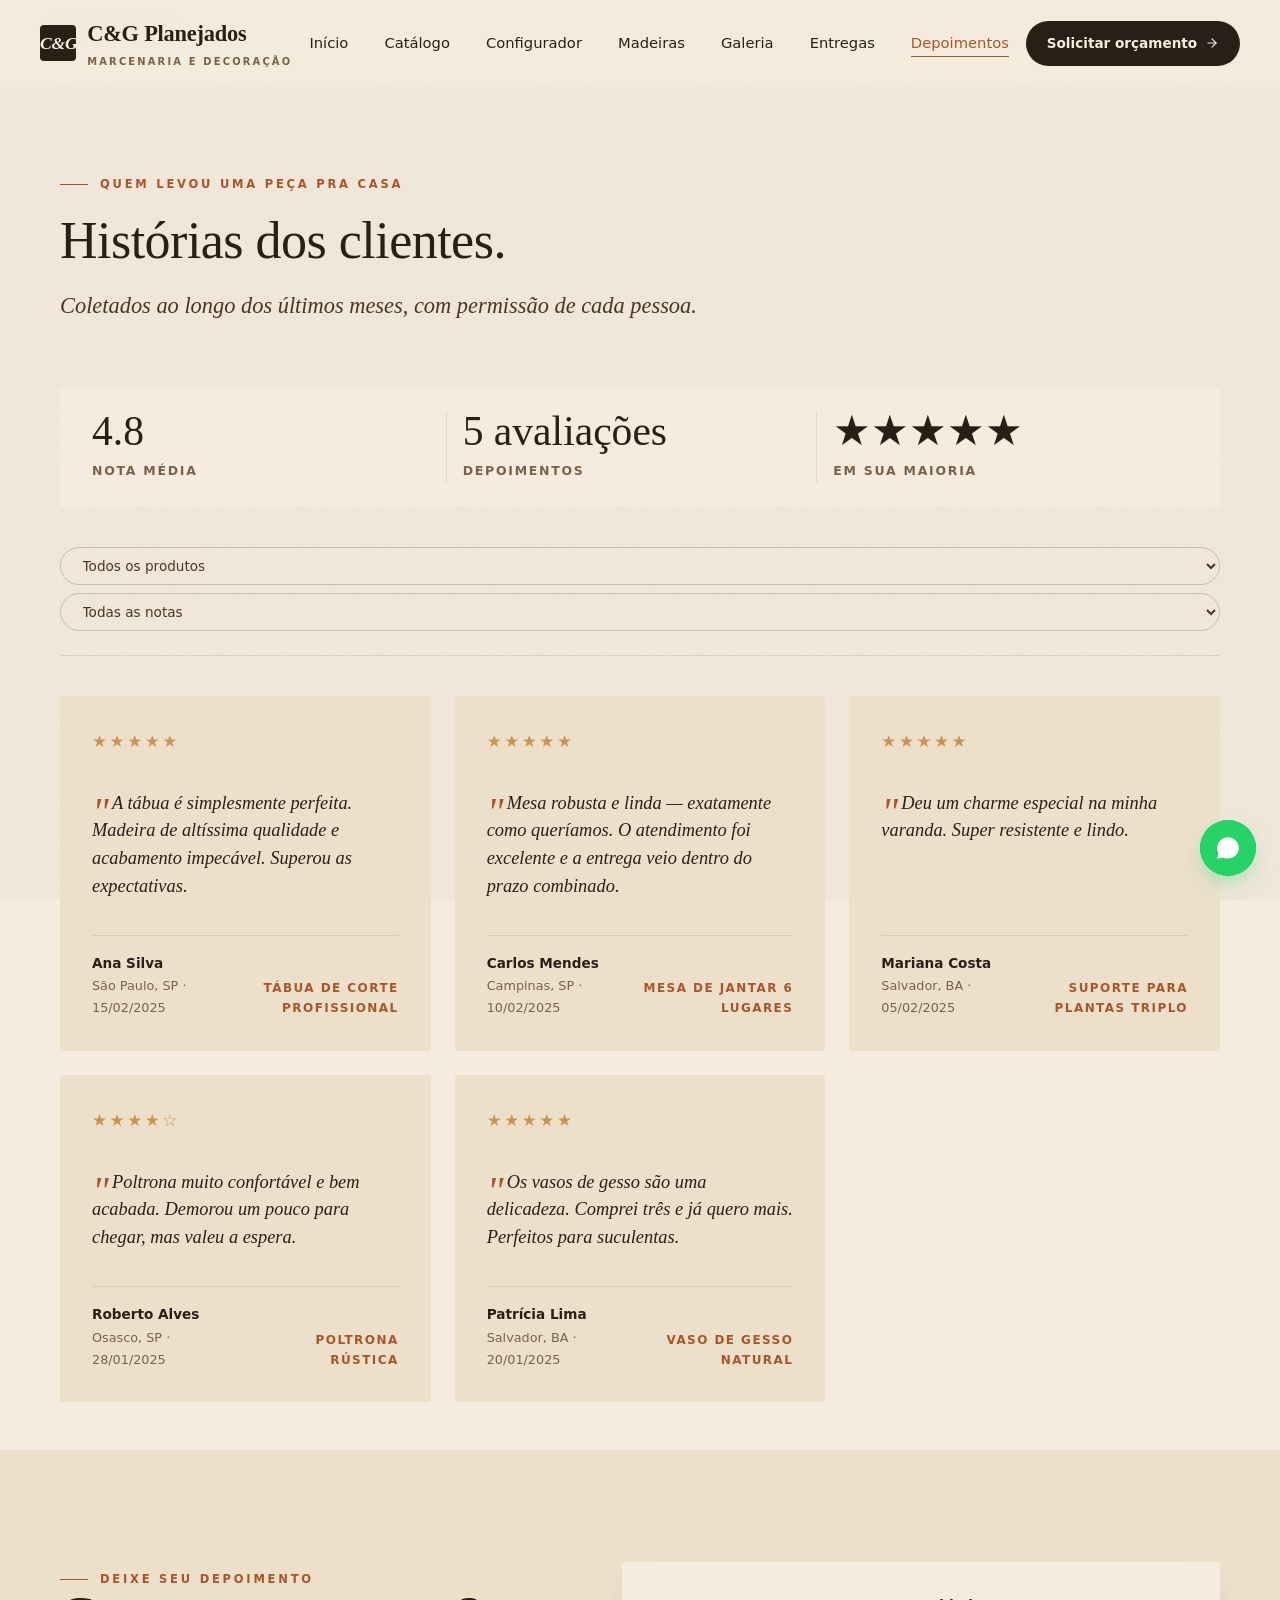
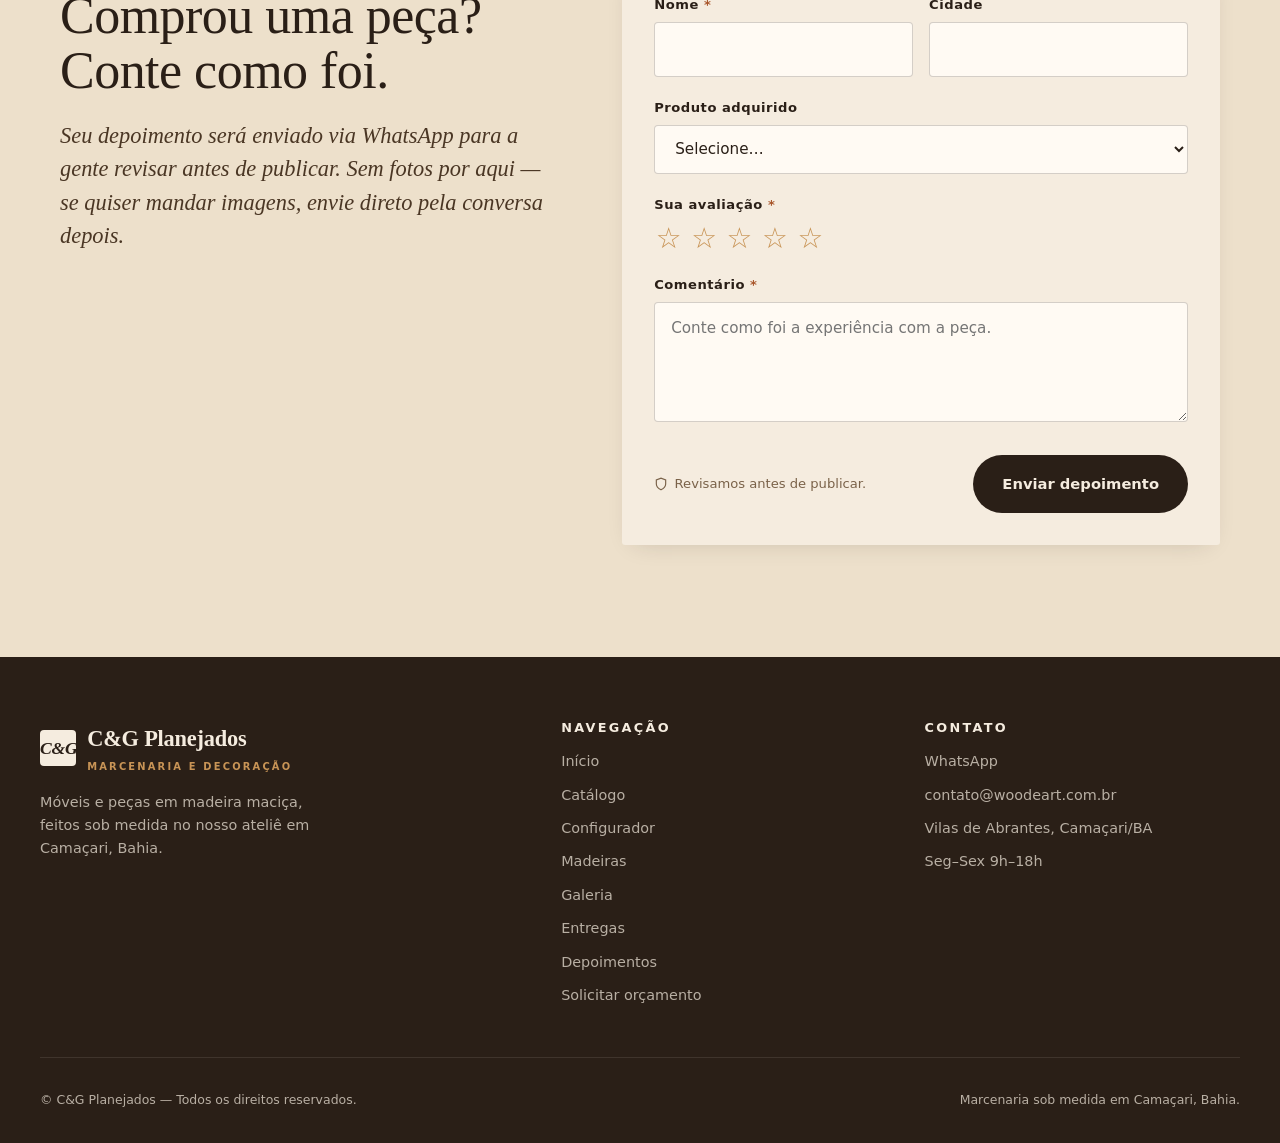
<file: depoimentos.html>
<!doctype html>
<html lang="pt-BR">
<head>
<meta charset="utf-8">
<meta name="viewport" content="width=device-width, initial-scale=1, viewport-fit=cover">
<meta name="theme-color" content="#2a1f17">
<meta name="description" content="Depoimentos de clientes Wood &amp; Art — histórias de quem levou uma peça pra casa.">
<meta name="referrer" content="strict-origin-when-cross-origin">
<title>Depoimentos — Wood &amp; Art</title>

<meta http-equiv="Content-Security-Policy"
      content="default-src 'self'; img-src 'self' data:; style-src 'self' 'unsafe-inline' https://fonts.googleapis.com; font-src https://fonts.gstatic.com; script-src 'self'; connect-src 'self'; base-uri 'self'; form-action 'self'">

<link rel="icon" href="data:image/svg+xml,%3Csvg xmlns='http://www.w3.org/2000/svg' viewBox='0 0 32 32'%3E%3Crect width='32' height='32' rx='6' fill='%232a1f17'/%3E%3Ctext x='16' y='23' font-family='Georgia,serif' font-size='20' font-weight='600' fill='%23f5ecdf' text-anchor='middle' font-style='italic'%3EW%3C/text%3E%3C/svg%3E">

<link rel="preconnect" href="https://fonts.googleapis.com">
<link rel="preconnect" href="https://fonts.gstatic.com" crossorigin>
<link rel="stylesheet" href="https://fonts.googleapis.com/css2?family=Cormorant+Garamond:ital,wght@0,400;0,500;0,600;1,400;1,500&family=Manrope:wght@400;500;600;700&display=swap">
<link rel="stylesheet" href="assets/css/style.css">
<style>
  /* Stats simples */
  .stats {
    display: grid;
    grid-template-columns: repeat(auto-fit, minmax(180px, 1fr));
    gap: 1rem;
    background: var(--paper);
    padding: 1.5rem 2rem;
    border-radius: 3px;
    margin-bottom: 2.5rem;
    align-items: center;
  }
  .stats .stat {
    text-align: left;
    border-right: 1px solid rgba(42, 31, 23, 0.1);
    padding-right: 1rem;
  }
  .stats .stat:last-child { border-right: 0; }
  .stats strong {
    display: block;
    font-family: var(--serif);
    font-size: 2.6rem;
    font-weight: 500;
    line-height: 1;
    color: var(--ink);
    margin-bottom: 0.3rem;
  }
  .stats span {
    font-size: 0.78rem;
    letter-spacing: 0.14em;
    text-transform: uppercase;
    color: var(--ink-3);
    font-weight: 600;
  }
  /* Rating buttons no formulário */
  .rating {
    display: flex;
    gap: 0.4rem;
    font-size: 1.8rem;
    color: var(--amber);
  }
  .rating-btn {
    background: none;
    border: 0;
    cursor: pointer;
    line-height: 1;
    padding: 0.1rem;
    color: inherit;
    transition: transform var(--t-fast);
  }
  .rating-btn:hover { transform: scale(1.15); }
</style>
</head>
<body>
<a href="#main" class="skip-link">Pular para o conteúdo</a>

<div id="nav-slot" data-active="depoimentos"></div>

<nav class="crumb" aria-label="Breadcrumb">
  <div class="container">
    <a href="index.html">Início</a> &rsaquo; <span>Depoimentos</span>
  </div>
</nav>

<main id="main">
  <section class="section" style="padding-top:3rem;padding-bottom:3rem;">
    <div class="container">
      <div class="section-head">
        <div class="eyebrow">Quem levou uma peça pra casa</div>
        <h2>Histórias dos clientes.</h2>
        <p class="lede">Coletados ao longo dos últimos meses, com permissão de cada pessoa.</p>
      </div>

      <div class="stats">
        <div class="stat">
          <strong id="avg-rating">—</strong>
          <span>Nota média</span>
        </div>
        <div class="stat">
          <strong id="total-reviews">0</strong>
          <span>Depoimentos</span>
        </div>
        <div class="stat" style="border-right:0;">
          <strong>★★★★★</strong>
          <span>Em sua maioria</span>
        </div>
      </div>

      <div class="filters">
        <select id="filter-produto" class="filter" aria-label="Filtrar por produto"></select>
        <select id="filter-rating" class="filter" aria-label="Filtrar por nota">
          <option value="0">Todas as notas</option>
          <option value="5">Só 5 estrelas</option>
          <option value="4">4 estrelas ou mais</option>
          <option value="3">3 estrelas ou mais</option>
        </select>
      </div>

      <div class="testi-grid" id="testimonials-grid"></div>
    </div>
  </section>

  <section class="section section-alt">
    <div class="container">
      <div class="form-wrap">
        <div class="form-side">
          <div class="eyebrow">Deixe seu depoimento</div>
          <h2>Comprou uma peça?<br>Conte como foi.</h2>
          <p class="lede" style="margin-top:1.25rem;">Seu depoimento será enviado via WhatsApp para a gente revisar antes de publicar. Sem fotos por aqui — se quiser mandar imagens, envie direto pela conversa depois.</p>
        </div>

        <form id="testimonial-form" novalidate aria-label="Enviar depoimento">
          <div class="field-row">
            <div class="field">
              <label for="nome">Nome <span class="req" aria-hidden="true">*</span></label>
              <input type="text" id="nome" name="nome" required minlength="3" maxlength="80" autocomplete="name">
              <div class="field-error">Informe seu nome.</div>
            </div>
            <div class="field">
              <label for="cidade">Cidade</label>
              <input type="text" id="cidade" name="cidade" maxlength="80" autocomplete="address-level2">
              <div class="field-error"></div>
            </div>
          </div>

          <div class="field">
            <label for="produto">Produto adquirido</label>
            <select id="produto" name="produto">
              <option value="">Selecione…</option>
              <option>Tábua de Corte Profissional</option>
              <option>Tábua de Servir com Alça</option>
              <option>Poltrona Rústica</option>
              <option>Banco Orgânico</option>
              <option>Mesa de Jantar 6 lugares</option>
              <option>Cadeira Retrô</option>
              <option>Prateleira Flutuante</option>
              <option>Móvel Multiuso</option>
              <option>Nicho Decorativo</option>
              <option>Suporte para Plantas Triplo</option>
              <option>Casa de Pássaro Decorativa</option>
              <option>Vaso de Gesso Natural</option>
              <option>Vaso de Argamassa</option>
              <option>Arranjo de Suculentas</option>
              <option>Mini Jardim Terrário</option>
              <option>Outra peça sob medida</option>
            </select>
          </div>

          <div class="field">
            <label>Sua avaliação <span class="req" aria-hidden="true">*</span></label>
            <div class="rating" role="group" aria-label="Avaliação por estrelas">
              <button type="button" class="rating-btn" aria-pressed="false">☆</button>
              <button type="button" class="rating-btn" aria-pressed="false">☆</button>
              <button type="button" class="rating-btn" aria-pressed="false">☆</button>
              <button type="button" class="rating-btn" aria-pressed="false">☆</button>
              <button type="button" class="rating-btn" aria-pressed="false">☆</button>
            </div>
            <input type="hidden" name="avaliacao" value="0">
          </div>

          <div class="field">
            <label for="comentario">Comentário <span class="req" aria-hidden="true">*</span></label>
            <textarea id="comentario" name="comentario" required minlength="10" maxlength="500" rows="4" placeholder="Conte como foi a experiência com a peça."></textarea>
            <div class="field-error">Conte um pouco mais (mínimo 10 caracteres).</div>
          </div>

          <div class="hp" aria-hidden="true">
            <label for="website-d">Não preencher</label>
            <input type="text" id="website-d" name="website" tabindex="-1" autocomplete="off">
          </div>

          <div class="form-foot">
            <span class="form-note">
              <svg viewBox="0 0 24 24" fill="none" stroke="currentColor" stroke-width="2"><path d="M12 22s8-4 8-10V5l-8-3-8 3v7c0 6 8 10 8 10z"/></svg>
              Revisamos antes de publicar.
            </span>
            <button type="submit" class="btn btn-primary">Enviar depoimento</button>
          </div>
        </form>
      </div>
    </div>
  </section>
</main>

<div id="footer-slot"></div>
<div id="fab-slot"></div>

<script src="assets/js/main.js"></script>
<script src="assets/js/products.js"></script>
<script src="assets/js/testimonials.js"></script>
<script src="assets/js/partials.js"></script>
</body>
</html>
</file>
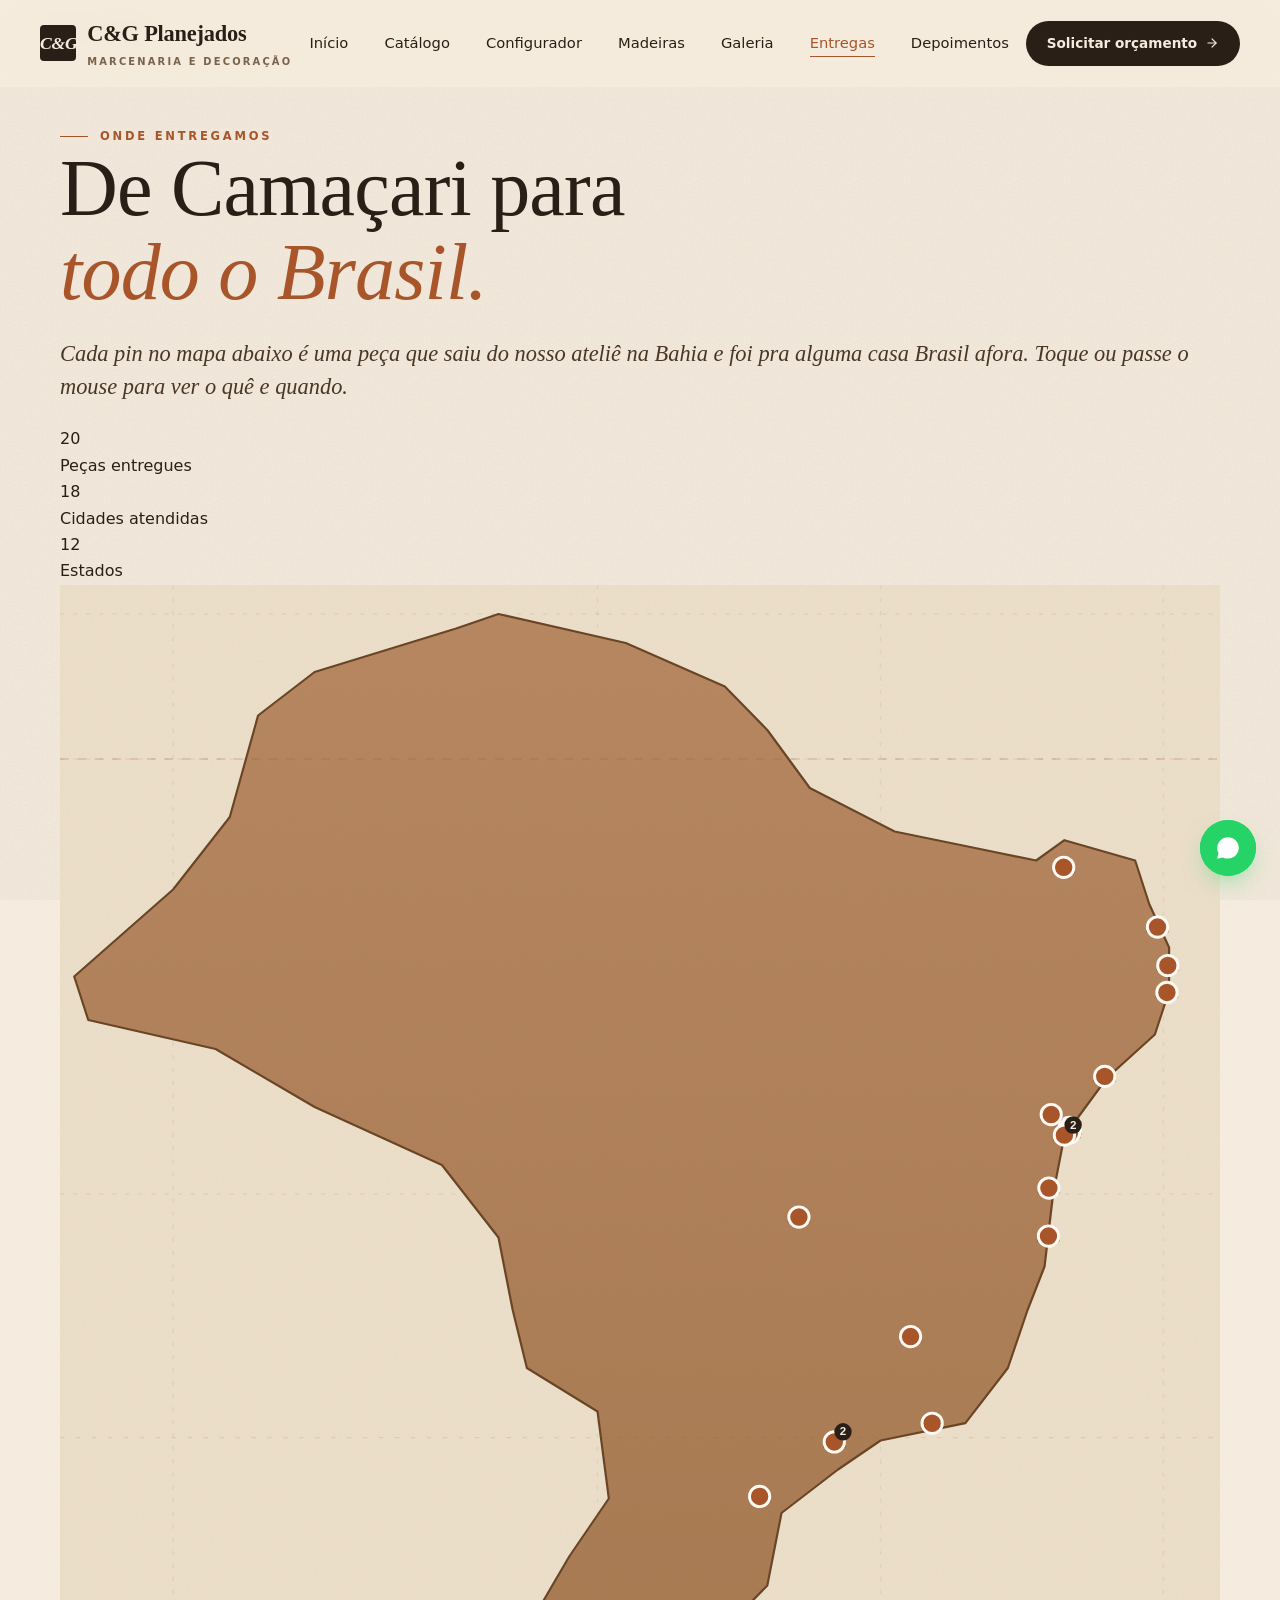
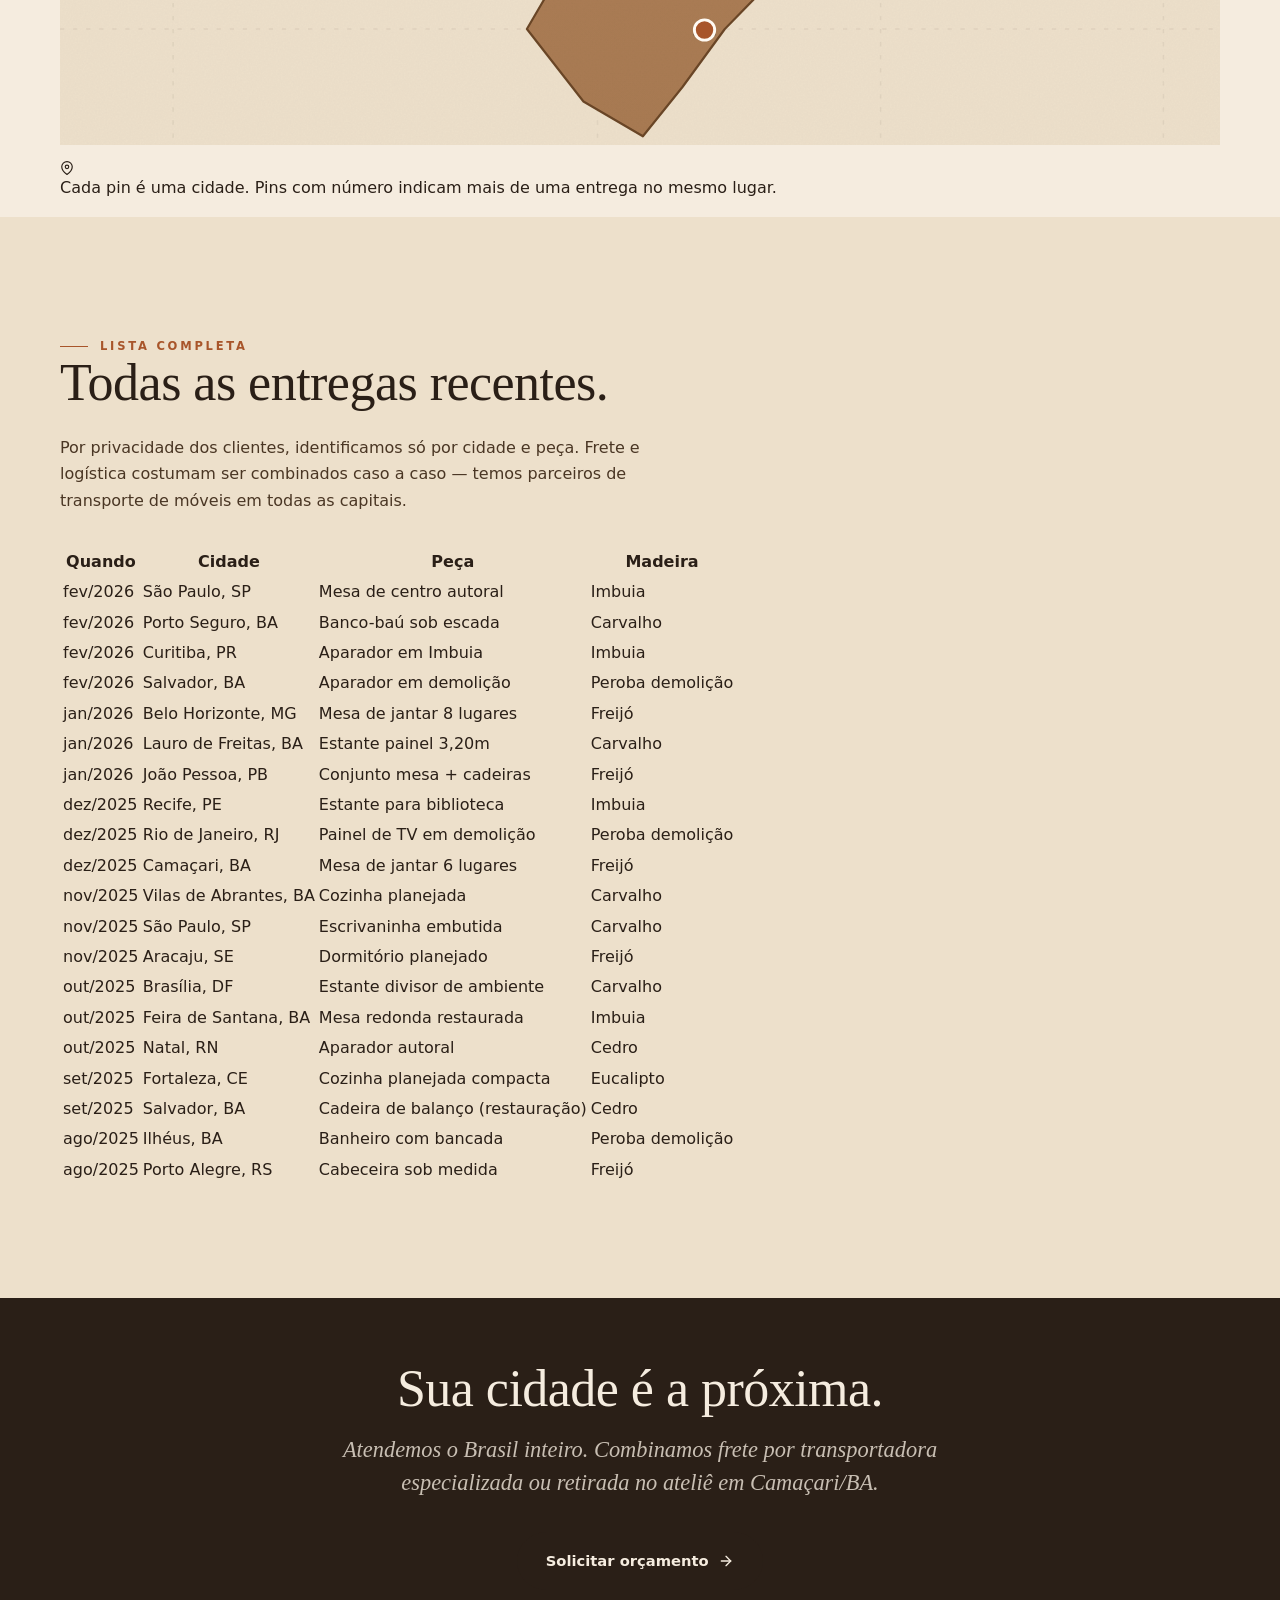
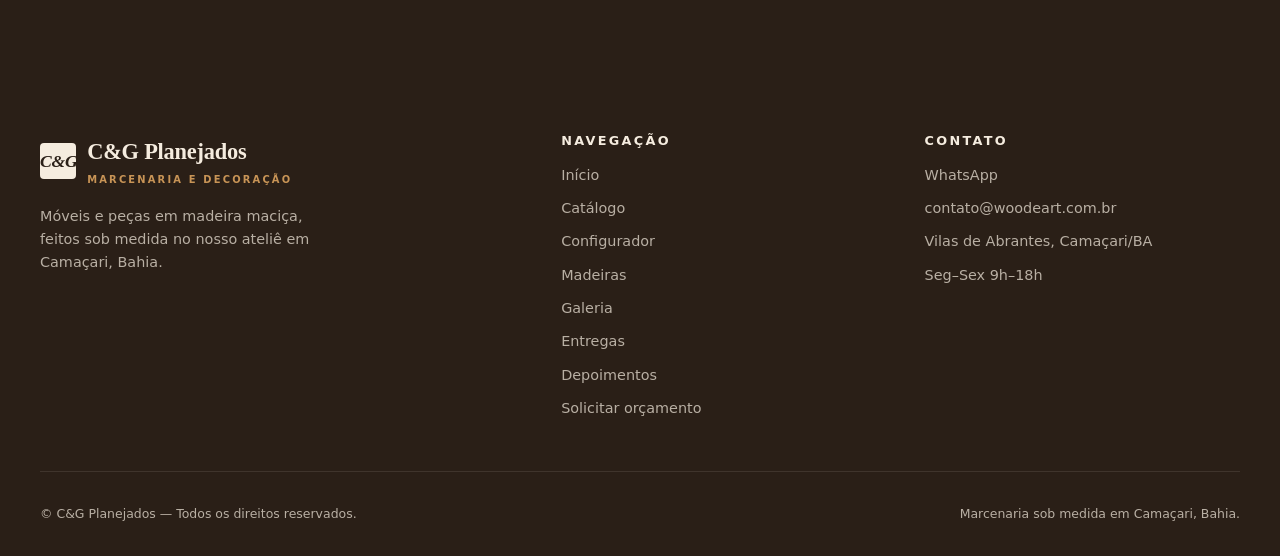
<file: entregas.html>
<!doctype html>
<html lang="pt-BR">
<head>
<meta charset="utf-8">
<meta name="viewport" content="width=device-width, initial-scale=1, viewport-fit=cover">
<meta name="theme-color" content="#2a1f17">
<meta name="referrer" content="strict-origin-when-cross-origin">
<meta name="robots" content="index,follow,max-image-preview:large">

<title>Onde entregamos: mapa de peças pelo Brasil — C&amp;G Planejados</title>
<meta name="description" content="De Camaçari/BA para todo o Brasil: veja onde as peças da C&amp;G Planejados já foram entregues. Mapa interativo com cidades, peças, madeiras e datas.">
<link rel="canonical" href="https://cgplanejados.com.br/entregas.html">
<link rel="alternate" hreflang="pt-BR" href="https://cgplanejados.com.br/entregas.html">

<meta property="og:type" content="website">
<meta property="og:site_name" content="C&amp;G Planejados">
<meta property="og:title" content="Onde entregamos — Mapa de peças pelo Brasil">
<meta property="og:description" content="De Camaçari/BA para todo o Brasil. Veja o mapa interativo de entregas.">
<meta property="og:url" content="https://cgplanejados.com.br/entregas.html">
<meta property="og:image" content="https://cgplanejados.com.br/assets/images/og-image.jpg">
<meta property="og:image:width" content="1200">
<meta property="og:image:height" content="630">
<meta property="og:locale" content="pt_BR">

<meta name="twitter:card" content="summary_large_image">
<meta name="twitter:title" content="Onde entregamos — C&amp;G Planejados">
<meta name="twitter:description" content="Mapa interativo de peças entregues pelo Brasil.">
<meta name="twitter:image" content="https://cgplanejados.com.br/assets/images/og-image.jpg">

<meta http-equiv="Content-Security-Policy"
      content="default-src 'self'; img-src 'self' data:; style-src 'self' 'unsafe-inline' https://fonts.googleapis.com; font-src https://fonts.gstatic.com; script-src 'self'; connect-src 'self'; base-uri 'self'; form-action 'self'">

<link rel="icon" href="data:image/svg+xml,%3Csvg xmlns='http://www.w3.org/2000/svg' viewBox='0 0 32 32'%3E%3Crect width='32' height='32' rx='6' fill='%232a1f17'/%3E%3Ctext x='16' y='23' font-family='Georgia,serif' font-size='21' font-weight='600' fill='%23f5ecdf' text-anchor='middle' font-style='italic'%3EC%3C/text%3E%3C/svg%3E">

<link rel="preconnect" href="https://fonts.googleapis.com">
<link rel="preconnect" href="https://fonts.gstatic.com" crossorigin>
<link rel="stylesheet" href="https://fonts.googleapis.com/css2?family=Cormorant+Garamond:ital,wght@0,400;0,500;0,600;1,400;1,500&family=Manrope:wght@400;500;600;700&display=swap">
<link rel="stylesheet" href="assets/css/style.css">

<!-- JSON-LD -->
<script type="application/ld+json">
{
  "@context": "https://schema.org",
  "@type": "WebPage",
  "name": "Onde entregamos — Mapa de peças pelo Brasil",
  "url": "https://cgplanejados.com.br/entregas.html",
  "description": "Mapa interativo das cidades brasileiras onde as peças da C&G Planejados já foram entregues.",
  "isPartOf": { "@id": "https://cgplanejados.com.br/#website" },
  "about": { "@id": "https://cgplanejados.com.br/#business" }
}
</script>

<script type="application/ld+json">
{
  "@context": "https://schema.org",
  "@type": "BreadcrumbList",
  "itemListElement": [
    { "@type": "ListItem", "position": 1, "name": "Início",   "item": "https://cgplanejados.com.br/" },
    { "@type": "ListItem", "position": 2, "name": "Entregas", "item": "https://cgplanejados.com.br/entregas.html" }
  ]
}
</script>
</head>
<body>
<a href="#main" class="skip-link">Pular para o conteúdo</a>

<div id="nav-slot" data-active="entregas"></div>

<nav class="crumb" aria-label="Breadcrumb">
  <div class="container">
    <a href="index.html">Início</a> &rsaquo; <span>Entregas</span>
  </div>
</nav>

<main id="main">

<section class="ent-hero">
  <div class="container">
    <div class="eyebrow">Onde entregamos</div>
    <h1>De Camaçari para<br><em>todo o Brasil.</em></h1>
    <p class="lede">Cada pin no mapa abaixo é uma peça que saiu do nosso ateliê na Bahia e foi pra alguma casa Brasil afora. Toque ou passe o mouse para ver o quê e quando.</p>
  </div>
</section>

<section class="ent-counters">
  <div class="container">
    <div class="ent-counters-grid">
      <div class="ent-counter">
        <div class="ent-counter-num" id="count-pecas">—</div>
        <div class="ent-counter-label">Peças entregues</div>
      </div>
      <div class="ent-counter">
        <div class="ent-counter-num" id="count-cidades">—</div>
        <div class="ent-counter-label">Cidades atendidas</div>
      </div>
      <div class="ent-counter">
        <div class="ent-counter-num" id="count-estados">—</div>
        <div class="ent-counter-label">Estados</div>
      </div>
    </div>
  </div>
</section>

<section class="ent-map-section">
  <div class="container">
    <div id="br-map" class="br-map" aria-label="Mapa interativo do Brasil com pins das entregas">
      <div style="padding:3rem;text-align:center;color:var(--ink-3);">Carregando mapa…</div>
    </div>
    <p class="ent-map-hint" aria-hidden="true">
      <svg viewBox="0 0 24 24" width="14" height="14" fill="none" stroke="currentColor" stroke-width="2" stroke-linecap="round"><path d="M21 10c0 7-9 13-9 13s-9-6-9-13a9 9 0 0 1 18 0z"/><circle cx="12" cy="10" r="3"/></svg>
      Cada pin é uma cidade. Pins com número indicam mais de uma entrega no mesmo lugar.
    </p>
  </div>
</section>

<section class="section section-alt">
  <div class="container">
    <div class="eyebrow">Lista completa</div>
    <h2 style="margin-bottom:1.5rem;">Todas as entregas recentes.</h2>
    <p style="color:var(--ink-2);max-width:62ch;margin-bottom:2rem;">Por privacidade dos clientes, identificamos só por cidade e peça. Frete e logística costumam ser combinados caso a caso — temos parceiros de transporte de móveis em todas as capitais.</p>

    <div class="ent-table-wrap">
      <table class="ent-table">
        <thead>
          <tr>
            <th>Quando</th>
            <th>Cidade</th>
            <th>Peça</th>
            <th>Madeira</th>
          </tr>
        </thead>
        <tbody id="entregas-tbody"></tbody>
      </table>
    </div>
  </div>
</section>

<section class="section section-dark" style="padding-top:4rem;padding-bottom:5rem;">
  <div class="container" style="text-align:center;max-width:680px;">
    <h2 style="color:var(--paper);">Sua cidade é a próxima.</h2>
    <p class="lede" style="color:rgba(245,236,223,0.78);margin:1rem auto 2rem;">Atendemos o Brasil inteiro. Combinamos frete por transportadora especializada ou retirada no ateliê em Camaçari/BA.</p>
    <a href="configurador.html" class="btn btn-primary">Solicitar orçamento
      <svg viewBox="0 0 24 24" fill="none" stroke="currentColor" stroke-width="2" stroke-linecap="round"><line x1="5" y1="12" x2="19" y2="12"/><polyline points="12 5 19 12 12 19"/></svg>
    </a>
  </div>
</section>

</main>

<div id="footer-slot"></div>
<div id="fab-slot"></div>

<script src="assets/js/main.js"></script>
<script src="assets/js/products.js"></script>
<script src="assets/js/partials.js"></script>
<script src="assets/js/entregas.js"></script>
</body>
</html>
</file>
<file: assets/css/style.css>
/* =====================================================================
   WOOD & ART — Design System
   Paleta: madeira tostada + creme + âmbar | Tipo: Cormorant + Manrope
   ===================================================================== */

/* ============ TOKENS ============ */
:root {
  /* Cores */
  --ink: #2a1f17;         /* texto principal, contornos */
  --ink-2: #4a3624;       /* texto secundário */
  --ink-3: #7a6249;       /* metadados */
  --paper: #f5ecdf;       /* fundo principal */
  --paper-2: #ede0cb;     /* fundo de blocos */
  --paper-3: #e2d2b5;     /* fundos densos */
  --rust: #a8552a;        /* acento principal — madeira queimada */
  --amber: #c89456;       /* acento secundário — óleo de linhaça */
  --moss: #6a7548;        /* verde musgo (plantas) */
  --white: #fffaf3;

  /* Estados */
  --success: #4b6b3a;
  --error: #a13b2a;

  /* Tipografia */
  --serif: 'Cormorant Garamond', 'Times New Roman', Georgia, serif;
  --sans: 'Manrope', system-ui, -apple-system, 'Segoe UI', sans-serif;

  /* Escala */
  --max: 1240px;
  --gutter: clamp(1.25rem, 4vw, 2.5rem);
  --radius: 4px;
  --radius-lg: 12px;

  /* Sombras */
  --shadow-sm: 0 1px 2px rgba(42, 31, 23, 0.06);
  --shadow: 0 8px 24px -12px rgba(42, 31, 23, 0.2);
  --shadow-lg: 0 24px 48px -24px rgba(42, 31, 23, 0.35);

  /* Transições */
  --ease: cubic-bezier(0.2, 0.7, 0.2, 1);
  --t-fast: 0.18s var(--ease);
  --t: 0.3s var(--ease);
  --t-slow: 0.6s var(--ease);
}

/* ============ RESET ============ */
*, *::before, *::after { box-sizing: border-box; }
html { scroll-behavior: smooth; -webkit-text-size-adjust: 100%; scroll-padding-top: 80px; }
body {
  margin: 0;
  font-family: var(--sans);
  font-size: 16px;
  line-height: 1.65;
  color: var(--ink);
  background: var(--paper);
  -webkit-font-smoothing: antialiased;
  text-rendering: optimizeLegibility;
}
img, svg, video { display: block; max-width: 100%; height: auto; }
button { font: inherit; cursor: pointer; border: 0; background: none; color: inherit; }
a { color: inherit; text-decoration: none; }
input, textarea, select { font: inherit; color: inherit; }
:focus-visible { outline: 2px solid var(--rust); outline-offset: 3px; border-radius: 2px; }

/* Grão sutil de papel — atmosfera artesanal sem peso de imagem */
body::before {
  content: '';
  position: fixed;
  inset: 0;
  pointer-events: none;
  z-index: 1;
  opacity: 0.35;
  background-image: url("data:image/svg+xml;utf8,<svg xmlns='http://www.w3.org/2000/svg' width='160' height='160'><filter id='n'><feTurbulence type='fractalNoise' baseFrequency='.9' numOctaves='2' stitchTiles='stitch'/><feColorMatrix values='0 0 0 0 .16 0 0 0 0 .12 0 0 0 0 .08 0 0 0 .22 0'/></filter><rect width='100%25' height='100%25' filter='url(%23n)'/></svg>");
  mix-blend-mode: multiply;
}

/* ============ TIPOGRAFIA ============ */
h1, h2, h3, h4 {
  font-family: var(--serif);
  font-weight: 500;
  letter-spacing: -0.01em;
  line-height: 1.05;
  margin: 0;
  color: var(--ink);
}
h1 { font-size: clamp(2.5rem, 6.5vw, 5rem); font-weight: 400; }
h2 { font-size: clamp(2rem, 4.5vw, 3.25rem); }
h3 { font-size: clamp(1.25rem, 2vw, 1.5rem); }
h4 { font-size: 1.1rem; font-weight: 600; }

em { font-style: italic; color: var(--rust); }

/* Pequenos textos sobre-marcadores */
.eyebrow {
  font-family: var(--sans);
  font-size: 0.72rem;
  font-weight: 600;
  letter-spacing: 0.24em;
  text-transform: uppercase;
  color: var(--rust);
  display: inline-flex;
  align-items: center;
  gap: 0.75rem;
}
.eyebrow::before {
  content: '';
  width: 28px;
  height: 1px;
  background: currentColor;
}

.lede {
  font-family: var(--serif);
  font-weight: 400;
  font-size: clamp(1.15rem, 1.8vw, 1.4rem);
  line-height: 1.5;
  color: var(--ink-2);
  font-style: italic;
}

/* Acessibilidade */
.skip-link {
  position: absolute;
  top: -100px;
  left: 0;
  background: var(--ink);
  color: var(--paper);
  padding: 0.75rem 1.25rem;
  text-decoration: none;
  z-index: 100;
  font-weight: 600;
  border-radius: 0 0 var(--radius) 0;
}
.skip-link:focus { top: 0; }

.sr-only {
  position: absolute;
  width: 1px;
  height: 1px;
  padding: 0;
  margin: -1px;
  overflow: hidden;
  clip: rect(0, 0, 0, 0);
  white-space: nowrap;
  border: 0;
}

/* ============ NAV ============ */
.nav {
  position: fixed;
  top: 0; left: 0; right: 0;
  z-index: 50;
  padding: 1rem var(--gutter);
  display: flex;
  align-items: center;
  justify-content: space-between;
  background: rgba(245, 236, 223, 0.88);
  backdrop-filter: blur(14px) saturate(140%);
  -webkit-backdrop-filter: blur(14px) saturate(140%);
  border-bottom: 1px solid transparent;
  transition: border-color var(--t), padding var(--t);
}
.nav.scrolled {
  border-bottom-color: rgba(42, 31, 23, 0.1);
  padding-top: 0.7rem;
  padding-bottom: 0.7rem;
}

.brand {
  display: flex;
  align-items: center;
  gap: 0.7rem;
  font-family: var(--serif);
  font-size: 1.4rem;
  font-weight: 600;
  letter-spacing: -0.01em;
}
.brand-mark {
  width: 36px; height: 36px;
  display: grid; place-items: center;
  background: var(--ink);
  color: var(--paper);
  border-radius: var(--radius);
  font-family: var(--serif);
  font-style: italic;
  font-size: 1.1rem;
}
.brand-text small {
  display: block;
  font-family: var(--sans);
  font-size: 0.62rem;
  font-weight: 600;
  letter-spacing: 0.22em;
  text-transform: uppercase;
  color: var(--ink-3);
  margin-top: 1px;
}

.nav-links {
  display: flex;
  gap: 2.25rem;
  list-style: none;
  margin: 0;
  padding: 0;
  font-size: 0.92rem;
  font-weight: 500;
}
.nav-links a {
  position: relative;
  padding: 0.25rem 0;
  transition: color var(--t-fast);
}
.nav-links a::after {
  content: '';
  position: absolute;
  bottom: -2px; left: 0;
  width: 0; height: 1px;
  background: var(--rust);
  transition: width var(--t);
}
.nav-links a:hover, .nav-links a[aria-current="page"] { color: var(--rust); }
.nav-links a:hover::after, .nav-links a[aria-current="page"]::after { width: 100%; }

.nav-cta {
  padding: 0.7rem 1.3rem;
  background: var(--ink);
  color: var(--paper);
  border-radius: 100px;
  font-size: 0.85rem;
  font-weight: 600;
  display: inline-flex;
  align-items: center;
  gap: 0.5rem;
  transition: background var(--t-fast), transform var(--t-fast);
}
.nav-cta:hover { background: var(--rust); transform: translateY(-1px); }
.nav-cta svg { width: 14px; height: 14px; }

.nav-toggle {
  display: none;
  width: 44px; height: 44px;
  align-items: center; justify-content: center;
  gap: 5px;
  flex-direction: column;
}
.nav-toggle span {
  width: 22px; height: 1.5px;
  background: var(--ink);
  transition: transform var(--t), opacity var(--t-fast);
}
.nav.open .nav-toggle span:nth-child(1) { transform: translateY(6.5px) rotate(45deg); }
.nav.open .nav-toggle span:nth-child(2) { opacity: 0; }
.nav.open .nav-toggle span:nth-child(3) { transform: translateY(-6.5px) rotate(-45deg); }

@media (max-width: 880px) {
  .nav-links, .nav .nav-cta { display: none; }
  .nav-toggle { display: flex; }
}

.mobile-menu {
  position: fixed;
  top: 64px; left: 0; right: 0;
  background: var(--paper);
  border-bottom: 1px solid rgba(42, 31, 23, 0.1);
  padding: 1.5rem var(--gutter) 2rem;
  transform: translateY(-110%);
  transition: transform var(--t);
  z-index: 49;
  display: flex;
  flex-direction: column;
  gap: 0.75rem;
  max-height: calc(100vh - 64px);
  overflow-y: auto;
}
.mobile-menu.open { transform: translateY(0); }
.mobile-menu a {
  font-family: var(--serif);
  font-size: 1.6rem;
  padding: 0.6rem 0;
  border-bottom: 1px solid rgba(42, 31, 23, 0.08);
}
.mobile-menu .nav-cta {
  display: inline-flex;
  align-self: flex-start;
  margin-top: 0.75rem;
  font-family: var(--sans);
  font-size: 0.95rem;
}

/* ============ LAYOUT BASE ============ */
main { position: relative; z-index: 2; padding-top: 64px; }

.container {
  max-width: var(--max);
  margin: 0 auto;
  padding: 0 var(--gutter);
}

.section {
  padding: clamp(4rem, 9vw, 7rem) 0;
  position: relative;
  z-index: 2;
}
.section-head {
  max-width: 720px;
  margin-bottom: clamp(2.5rem, 5vw, 4rem);
}
.section-head .eyebrow { margin-bottom: 1.25rem; }
.section-head .lede { margin-top: 1.25rem; }

.section-alt { background: var(--paper-2); }
.section-dark { background: var(--ink); color: var(--paper); }
.section-dark h1, .section-dark h2, .section-dark h3, .section-dark h4 { color: var(--paper); }
.section-dark .eyebrow { color: var(--amber); }
.section-dark .lede { color: rgba(245, 236, 223, 0.78); }

/* ============ HERO ============ */
.hero {
  position: relative;
  min-height: calc(100vh - 64px);
  min-height: calc(100svh - 64px);
  display: grid;
  grid-template-columns: 1.05fr 1fr;
  align-items: center;
  gap: 4rem;
  padding: 5rem var(--gutter) 4rem;
  max-width: var(--max);
  margin: 0 auto;
}

.hero-art {
  position: relative;
  aspect-ratio: 4 / 5;
  background: var(--paper-2);
  border-radius: 2px;
  overflow: hidden;
  box-shadow: var(--shadow-lg);
}
.hero-art svg { width: 100%; height: 100%; }
.hero-art-tag {
  position: absolute;
  bottom: 1.25rem; left: 1.25rem;
  background: var(--paper);
  padding: 0.55rem 0.95rem;
  font-size: 0.68rem;
  letter-spacing: 0.2em;
  text-transform: uppercase;
  font-weight: 600;
  border: 1px solid rgba(42, 31, 23, 0.15);
}

.hero-title {
  font-size: clamp(2.75rem, 7vw, 5.5rem);
  font-weight: 400;
  line-height: 1.02;
}
.hero-title em { color: var(--rust); font-weight: 500; }
.hero-title .underline {
  position: relative;
  display: inline-block;
}
.hero-title .underline::after {
  content: '';
  position: absolute;
  left: -2%; right: -2%; bottom: 0.08em;
  height: 0.32em;
  background: var(--amber);
  opacity: 0.4;
  z-index: -1;
  transform: skewX(-6deg);
}

.hero-lede { margin: 1.75rem 0 2rem; max-width: 52ch; }

.hero-actions {
  display: flex;
  gap: 1rem;
  flex-wrap: wrap;
  align-items: center;
}

.hero-meta {
  margin-top: 3rem;
  display: grid;
  grid-template-columns: repeat(3, auto);
  gap: 2.5rem;
  padding-top: 2rem;
  border-top: 1px solid rgba(42, 31, 23, 0.18);
}
.hero-meta strong {
  display: block;
  font-family: var(--serif);
  font-size: 1.85rem;
  font-weight: 500;
  color: var(--ink);
  line-height: 1;
  margin-bottom: 0.4rem;
}
.hero-meta span { font-size: 0.82rem; color: var(--ink-3); }

@media (max-width: 880px) {
  .hero { grid-template-columns: 1fr; gap: 2.5rem; padding-top: 3rem; min-height: auto; }
  .hero-art { aspect-ratio: 5 / 4; }
  .hero-meta { gap: 1.5rem; }
}

/* ============ BOTÕES ============ */
.btn {
  display: inline-flex;
  align-items: center;
  gap: 0.6rem;
  padding: 1rem 1.75rem;
  font-weight: 600;
  font-size: 0.92rem;
  border-radius: 100px;
  transition: transform var(--t-fast), background var(--t-fast), color var(--t-fast), box-shadow var(--t-fast);
  white-space: nowrap;
  border: 1px solid transparent;
}
.btn-primary { background: var(--ink); color: var(--paper); }
.btn-primary:hover { background: var(--rust); transform: translateY(-2px); box-shadow: 0 12px 24px -10px rgba(168, 85, 42, 0.5); }
.btn-ghost { background: transparent; color: var(--ink); border-color: var(--ink); }
.btn-ghost:hover { background: var(--ink); color: var(--paper); }
.btn-wa { background: #25d366; color: white; }
.btn-wa:hover { background: #1eb558; transform: translateY(-2px); box-shadow: 0 12px 24px -10px rgba(37, 211, 102, 0.5); }
.btn svg { width: 16px; height: 16px; flex-shrink: 0; }

/* ============ SOBRE (about) ============ */
.about-grid {
  display: grid;
  grid-template-columns: 1fr 1.1fr;
  gap: 5rem;
  align-items: center;
}
@media (max-width: 880px) {
  .about-grid { grid-template-columns: 1fr; gap: 2.5rem; }
}
.about-text p { color: var(--ink-2); margin: 0 0 1rem; max-width: 56ch; }
.about-text p:first-of-type::first-letter {
  font-family: var(--serif);
  font-size: 3.8em;
  float: left;
  line-height: 0.85;
  padding-top: 0.08em;
  padding-right: 0.14em;
  color: var(--rust);
  font-weight: 500;
}
.signature {
  margin-top: 2rem;
  font-family: var(--serif);
  font-style: italic;
  font-size: 1.15rem;
  color: var(--ink);
}
.signature::before { content: '— '; }

.about-visual {
  position: relative;
  aspect-ratio: 1;
  background: var(--paper);
  border-radius: 2px;
  box-shadow: var(--shadow);
  overflow: hidden;
}

/* ============ CATEGORIAS ============ */
.cat-grid {
  display: grid;
  grid-template-columns: repeat(auto-fill, minmax(260px, 1fr));
  gap: 1.25rem;
}
.cat-card {
  position: relative;
  aspect-ratio: 4 / 5;
  background: var(--paper-2);
  overflow: hidden;
  display: flex;
  flex-direction: column;
  justify-content: flex-end;
  padding: 1.5rem;
  border-radius: 3px;
  transition: transform var(--t);
  text-decoration: none;
  color: var(--paper);
}
.cat-card::before {
  content: '';
  position: absolute;
  inset: 0;
  background: linear-gradient(180deg, transparent 35%, rgba(42, 31, 23, 0.85) 100%);
  z-index: 2;
  transition: opacity var(--t);
}
.cat-card-bg {
  position: absolute;
  inset: 0;
  z-index: 1;
  transition: transform var(--t-slow);
}
.cat-card-bg svg { width: 100%; height: 100%; }
.cat-card:hover { transform: translateY(-4px); }
.cat-card:hover .cat-card-bg { transform: scale(1.06); }
.cat-card-content {
  position: relative;
  z-index: 3;
}
.cat-card h3 { color: var(--paper); margin-bottom: 0.3rem; }
.cat-card p { color: rgba(245, 236, 223, 0.85); font-size: 0.92rem; margin: 0; }
.cat-card-arrow {
  margin-top: 1rem;
  display: inline-flex;
  align-items: center;
  gap: 0.4rem;
  font-size: 0.82rem;
  font-weight: 600;
  letter-spacing: 0.08em;
  text-transform: uppercase;
  color: var(--amber);
  transition: gap var(--t-fast);
}
.cat-card:hover .cat-card-arrow { gap: 0.8rem; }

.cat-badge {
  position: absolute;
  top: 1rem; left: 1rem;
  z-index: 4;
  background: rgba(245, 236, 223, 0.95);
  color: var(--ink);
  padding: 0.35rem 0.7rem;
  font-size: 0.65rem;
  font-weight: 600;
  letter-spacing: 0.14em;
  text-transform: uppercase;
  border-radius: 100px;
}

/* ============ CARDS DE PRODUTO ============ */
.filters {
  display: flex;
  gap: 0.5rem;
  flex-wrap: wrap;
  margin-bottom: 2.5rem;
  padding-bottom: 1.5rem;
  border-bottom: 1px solid rgba(42, 31, 23, 0.1);
  align-items: center;
}
.filter-search {
  flex: 1;
  min-width: 220px;
  display: flex;
  align-items: center;
  gap: 0.5rem;
  padding: 0.55rem 1rem;
  border: 1px solid rgba(42, 31, 23, 0.2);
  border-radius: 100px;
  background: var(--paper);
  transition: border-color var(--t-fast);
}
.filter-search:focus-within { border-color: var(--ink); }
.filter-search input {
  border: 0;
  background: transparent;
  outline: none;
  flex: 1;
  font-size: 0.9rem;
}
.filter-search svg { width: 16px; height: 16px; color: var(--ink-3); flex-shrink: 0; }

.filter {
  padding: 0.55rem 1.1rem;
  font-size: 0.85rem;
  font-weight: 500;
  border: 1px solid rgba(42, 31, 23, 0.2);
  border-radius: 100px;
  background: transparent;
  color: var(--ink-2);
  transition: all var(--t-fast);
}
.filter:hover { border-color: var(--ink); color: var(--ink); }
.filter.active {
  background: var(--ink);
  color: var(--paper);
  border-color: var(--ink);
}

.grid {
  display: grid;
  grid-template-columns: repeat(auto-fill, minmax(280px, 1fr));
  gap: 1.5rem;
}

.card {
  background: var(--paper-2);
  border-radius: 3px;
  overflow: hidden;
  display: flex;
  flex-direction: column;
  transition: transform var(--t), box-shadow var(--t);
  position: relative;
  text-decoration: none;
  color: inherit;
}
.card:hover { transform: translateY(-6px); box-shadow: var(--shadow-lg); }

.card-media {
  aspect-ratio: 4 / 3;
  background: var(--paper-3);
  position: relative;
  overflow: hidden;
}
.card-media img, .card-media svg {
  width: 100%; height: 100%;
  object-fit: cover;
  transition: transform var(--t-slow);
}
.card:hover .card-media img,
.card:hover .card-media svg { transform: scale(1.05); }

.card-tag {
  position: absolute;
  top: 0.9rem; left: 0.9rem;
  background: rgba(245, 236, 223, 0.95);
  backdrop-filter: blur(8px);
  -webkit-backdrop-filter: blur(8px);
  padding: 0.35rem 0.7rem;
  font-size: 0.65rem;
  font-weight: 600;
  letter-spacing: 0.14em;
  text-transform: uppercase;
  color: var(--ink);
  border-radius: 100px;
  z-index: 2;
}
.card-tag.tag-rust { background: var(--rust); color: var(--paper); }
.card-tag.tag-region { background: var(--moss); color: var(--paper); }

.card-body {
  padding: 1.25rem 1.25rem 1.5rem;
  flex: 1;
  display: flex;
  flex-direction: column;
}
.card-cat {
  font-size: 0.7rem;
  font-weight: 600;
  letter-spacing: 0.18em;
  text-transform: uppercase;
  color: var(--rust);
  margin-bottom: 0.5rem;
}
.card h3 { margin-bottom: 0.5rem; line-height: 1.2; }
.card-desc { font-size: 0.92rem; color: var(--ink-2); margin: 0 0 1.2rem; flex: 1; }

.card-foot {
  display: flex;
  justify-content: space-between;
  align-items: flex-end;
  gap: 1rem;
  padding-top: 1rem;
  border-top: 1px solid rgba(42, 31, 23, 0.08);
}
.card-price {
  font-family: var(--serif);
  font-size: 1.4rem;
  font-weight: 600;
  color: var(--ink);
  line-height: 1;
}
.card-price small { display: block; font-family: var(--sans); font-size: 0.7rem; font-weight: 500; color: var(--ink-3); margin-top: 0.2rem; letter-spacing: 0.04em; }

.card-actions { display: flex; gap: 0.4rem; }
.card-btn {
  width: 40px; height: 40px;
  border-radius: 50%;
  display: grid; place-items: center;
  border: 1px solid rgba(42, 31, 23, 0.15);
  background: var(--paper);
  transition: all var(--t-fast);
}
.card-btn:hover { background: var(--ink); color: var(--paper); border-color: var(--ink); }
.card-btn.wa:hover { background: #25d366; border-color: #25d366; color: white; }
.card-btn.ml:hover { background: #2e7d32; border-color: #2e7d32; color: white; }
.card-btn svg { width: 16px; height: 16px; }

/* ============ FORMULÁRIO ============ */
.form-wrap {
  display: grid;
  grid-template-columns: 1fr 1.2fr;
  gap: 4rem;
  align-items: start;
}
@media (max-width: 880px) {
  .form-wrap { grid-template-columns: 1fr; gap: 2rem; }
}

.form-side h2 { margin-bottom: 1rem; }
.form-side ul {
  margin: 2rem 0 0;
  padding: 0;
  list-style: none;
}
.form-side li {
  position: relative;
  padding: 1rem 0 1rem 2.25rem;
  border-bottom: 1px solid rgba(42, 31, 23, 0.1);
  font-size: 0.95rem;
}
.form-side li::before {
  content: counter(step, decimal-leading-zero);
  counter-increment: step;
  position: absolute;
  left: 0; top: 1rem;
  font-family: var(--serif);
  font-style: italic;
  font-weight: 500;
  color: var(--rust);
  font-size: 1rem;
}
.form-side ul { counter-reset: step; }

form { background: var(--paper); padding: 2rem; border-radius: 3px; box-shadow: var(--shadow); }
.field { margin-bottom: 1.25rem; }
.field-row { display: grid; grid-template-columns: 1fr 1fr; gap: 1rem; }
@media (max-width: 600px) { .field-row { grid-template-columns: 1fr; gap: 0; } }

label {
  display: block;
  font-size: 0.82rem;
  font-weight: 600;
  letter-spacing: 0.04em;
  margin-bottom: 0.4rem;
  color: var(--ink);
}
label .req { color: var(--rust); }

input, select, textarea {
  width: 100%;
  padding: 0.85rem 1rem;
  border: 1px solid rgba(42, 31, 23, 0.2);
  border-radius: var(--radius);
  background: var(--white);
  font-size: 0.95rem;
  transition: border-color var(--t-fast), box-shadow var(--t-fast);
  font-family: var(--sans);
}
textarea { resize: vertical; min-height: 110px; line-height: 1.5; }
input:focus, select:focus, textarea:focus {
  outline: none;
  border-color: var(--rust);
  box-shadow: 0 0 0 3px rgba(168, 85, 42, 0.15);
}
input[aria-invalid="true"], textarea[aria-invalid="true"], select[aria-invalid="true"] {
  border-color: var(--error);
  box-shadow: 0 0 0 3px rgba(161, 59, 42, 0.12);
}
.field-error {
  display: none;
  margin-top: 0.4rem;
  font-size: 0.82rem;
  color: var(--error);
}
input[aria-invalid="true"] + .field-error,
textarea[aria-invalid="true"] + .field-error,
select[aria-invalid="true"] + .field-error { display: block; }

/* Honeypot — escondido para humanos, visível para bots */
.hp {
  position: absolute !important;
  left: -9999px;
  opacity: 0;
  height: 0;
  width: 0;
  overflow: hidden;
  pointer-events: none;
}

.form-foot {
  margin-top: 1.5rem;
  display: flex;
  justify-content: space-between;
  align-items: center;
  flex-wrap: wrap;
  gap: 1rem;
}
.form-note { font-size: 0.82rem; color: var(--ink-3); display: flex; align-items: center; gap: 0.4rem; }
.form-note svg { width: 14px; height: 14px; }

/* ============ CONTATO ============ */
.contact-grid {
  display: grid;
  grid-template-columns: 1fr 1.2fr;
  gap: 3rem;
  align-items: start;
}
@media (max-width: 880px) { .contact-grid { grid-template-columns: 1fr; } }

.contact-list { list-style: none; padding: 0; margin: 1.5rem 0 0; }
.contact-list li {
  display: flex;
  gap: 1rem;
  align-items: flex-start;
  padding: 0.9rem 0;
  border-bottom: 1px solid rgba(42, 31, 23, 0.1);
}
.contact-list li svg { width: 18px; height: 18px; color: var(--rust); flex-shrink: 0; margin-top: 0.2rem; }
.contact-list strong { display: block; font-size: 0.78rem; letter-spacing: 0.14em; text-transform: uppercase; color: var(--ink-3); font-weight: 600; margin-bottom: 0.2rem; }
.contact-list a { color: var(--ink); text-decoration: none; transition: color var(--t-fast); }
.contact-list a:hover { color: var(--rust); }

.socials { display: flex; gap: 0.75rem; margin-top: 1.5rem; }
.social {
  width: 40px; height: 40px;
  border-radius: 50%;
  display: grid; place-items: center;
  background: var(--paper);
  border: 1px solid rgba(42, 31, 23, 0.15);
  color: var(--ink);
  transition: all var(--t-fast);
}
.social:hover { background: var(--ink); color: var(--paper); border-color: var(--ink); transform: translateY(-2px); }
.social svg { width: 16px; height: 16px; }

.map {
  border-radius: 3px;
  overflow: hidden;
  background: var(--paper-2);
  min-height: 320px;
  box-shadow: var(--shadow);
}
.map iframe { display: block; width: 100%; min-height: 320px; border: 0; }

/* ============ FOOTER ============ */
footer {
  background: var(--ink);
  color: rgba(245, 236, 223, 0.7);
  padding: 4rem var(--gutter) 2rem;
  position: relative;
  z-index: 2;
}
.foot-grid {
  max-width: var(--max);
  margin: 0 auto;
  display: grid;
  grid-template-columns: 1.5fr 1fr 1fr;
  gap: 3rem;
  padding-bottom: 2.5rem;
  border-bottom: 1px solid rgba(245, 236, 223, 0.1);
}
@media (max-width: 700px) { .foot-grid { grid-template-columns: 1fr; gap: 2rem; } }

.foot-brand .brand-mark { background: var(--paper); color: var(--ink); }
.foot-brand .brand { color: var(--paper); }
.foot-brand .brand-text small { color: var(--amber); }
.foot-brand p { font-size: 0.9rem; line-height: 1.6; margin: 1rem 0 0; max-width: 32ch; }

.foot-col h4 { color: var(--paper); font-family: var(--sans); font-size: 0.8rem; letter-spacing: 0.18em; text-transform: uppercase; font-weight: 600; margin-bottom: 1rem; }
.foot-col ul { list-style: none; padding: 0; margin: 0; font-size: 0.9rem; }
.foot-col li { margin-bottom: 0.6rem; }
.foot-col a { transition: color var(--t-fast); }
.foot-col a:hover { color: var(--amber); }

.foot-bottom {
  max-width: var(--max);
  margin: 2rem auto 0;
  display: flex;
  justify-content: space-between;
  font-size: 0.78rem;
  flex-wrap: wrap;
  gap: 0.5rem;
}

/* ============ FAB WHATSAPP ============ */
.fab-wa {
  position: fixed;
  bottom: 1.5rem; right: 1.5rem;
  z-index: 40;
  width: 56px; height: 56px;
  border-radius: 50%;
  background: #25d366;
  color: white;
  display: grid; place-items: center;
  box-shadow: 0 10px 24px -8px rgba(37, 211, 102, 0.55);
  transition: transform var(--t-fast), box-shadow var(--t-fast);
}
.fab-wa:hover { transform: translateY(-3px) scale(1.05); box-shadow: 0 14px 28px -8px rgba(37, 211, 102, 0.65); }
.fab-wa svg { width: 26px; height: 26px; }
.fab-wa::before {
  content: '';
  position: absolute;
  inset: 0;
  border-radius: 50%;
  background: #25d366;
  z-index: -1;
  animation: pulse 2.4s ease-out infinite;
}
@keyframes pulse {
  0% { transform: scale(1); opacity: 0.5; }
  100% { transform: scale(1.7); opacity: 0; }
}

/* ============ TOAST ============ */
.toast {
  position: fixed;
  bottom: 1.5rem; left: 50%;
  transform: translateX(-50%) translateY(120%);
  z-index: 60;
  background: var(--ink);
  color: var(--paper);
  padding: 0.85rem 1.25rem;
  border-radius: 100px;
  font-size: 0.9rem;
  font-weight: 500;
  display: flex;
  align-items: center;
  gap: 0.6rem;
  box-shadow: var(--shadow-lg);
  transition: transform var(--t);
  max-width: 90vw;
}
.toast.show { transform: translateX(-50%) translateY(0); }
.toast.error { background: var(--error); }
.toast svg { width: 18px; height: 18px; flex-shrink: 0; }

/* ============ BREADCRUMB ============ */
.crumb {
  padding: 1rem var(--gutter);
  font-size: 0.85rem;
  color: var(--ink-3);
  border-bottom: 1px solid rgba(42, 31, 23, 0.08);
}
.crumb .container { padding: 0; }
.crumb a { color: var(--ink-2); transition: color var(--t-fast); }
.crumb a:hover { color: var(--rust); }
.crumb span { color: var(--ink); font-weight: 500; }

/* ============ PÁGINA PRODUTO ============ */
.product-detail {
  display: grid;
  grid-template-columns: 1fr 1fr;
  gap: 4rem;
  padding: 4rem 0;
}
@media (max-width: 880px) { .product-detail { grid-template-columns: 1fr; gap: 2rem; padding: 2rem 0; } }

.gallery-main {
  aspect-ratio: 4 / 3;
  background: var(--paper-2);
  border-radius: 3px;
  overflow: hidden;
  margin-bottom: 1rem;
  cursor: zoom-in;
}
.gallery-main img, .gallery-main svg { width: 100%; height: 100%; object-fit: cover; }

.gallery-thumbs {
  display: flex;
  gap: 0.6rem;
  overflow-x: auto;
  padding-bottom: 0.25rem;
}
.gallery-thumb {
  flex: 0 0 80px;
  aspect-ratio: 1;
  border-radius: 3px;
  overflow: hidden;
  border: 2px solid transparent;
  background: var(--paper-2);
  cursor: pointer;
  transition: border-color var(--t-fast);
}
.gallery-thumb.active { border-color: var(--rust); }
.gallery-thumb img, .gallery-thumb svg { width: 100%; height: 100%; object-fit: cover; }

.product-meta { font-size: 0.7rem; font-weight: 600; letter-spacing: 0.2em; text-transform: uppercase; color: var(--rust); margin-bottom: 0.75rem; }
.product-title { font-size: clamp(1.75rem, 3.5vw, 2.5rem); margin-bottom: 0.5rem; }
.product-tags { display: flex; flex-wrap: wrap; gap: 0.4rem; margin: 1rem 0; }
.product-tags span {
  font-size: 0.75rem;
  padding: 0.3rem 0.7rem;
  background: var(--paper-2);
  color: var(--ink-2);
  border-radius: 100px;
}

.price-box {
  margin: 1.5rem 0;
  padding: 1.5rem;
  background: var(--paper-2);
  border-radius: 3px;
}
.price {
  font-family: var(--serif);
  font-size: 2.25rem;
  font-weight: 600;
  color: var(--ink);
  line-height: 1;
  margin-bottom: 0.4rem;
}
.price small { font-family: var(--sans); font-size: 0.85rem; font-weight: 500; color: var(--ink-3); letter-spacing: 0.04em; }
.installments { font-size: 0.92rem; color: var(--ink-2); margin-bottom: 1rem; }
.installments strong { color: var(--ink); font-weight: 600; }
.stock { font-size: 0.88rem; display: flex; align-items: center; gap: 0.4rem; }
.stock.ok { color: var(--success); }
.stock.low { color: var(--amber); }
.stock.out { color: var(--error); }
.stock svg { width: 14px; height: 14px; }

.delivery-info {
  margin-top: 1rem;
  padding-top: 1rem;
  border-top: 1px solid rgba(42, 31, 23, 0.1);
  display: flex;
  gap: 0.75rem;
  align-items: flex-start;
}
.delivery-info svg { width: 18px; height: 18px; color: var(--rust); flex-shrink: 0; margin-top: 0.15rem; }
.delivery-info strong { display: block; font-size: 0.85rem; }
.delivery-info span { font-size: 0.82rem; color: var(--ink-3); }

.product-actions {
  display: grid;
  grid-template-columns: 1fr 1fr;
  gap: 0.75rem;
  margin: 1.5rem 0;
}
@media (max-width: 480px) { .product-actions { grid-template-columns: 1fr; } }

.description h3 { font-family: var(--sans); font-size: 0.82rem; letter-spacing: 0.16em; text-transform: uppercase; margin: 2rem 0 1rem; color: var(--ink-3); font-weight: 600; }
.description ul { padding-left: 1.25rem; }
.description li { margin: 0.4rem 0; color: var(--ink-2); }
.description p { color: var(--ink-2); margin: 0 0 1rem; }

.specs {
  display: grid;
  grid-template-columns: repeat(auto-fill, minmax(150px, 1fr));
  gap: 1rem;
  padding: 1.5rem;
  background: var(--paper-2);
  border-radius: 3px;
  margin-top: 1.5rem;
}
.spec dt { font-size: 0.72rem; letter-spacing: 0.14em; text-transform: uppercase; color: var(--ink-3); font-weight: 600; margin-bottom: 0.3rem; }
.spec dd { margin: 0; font-weight: 500; color: var(--ink); font-size: 0.95rem; }

.share { display: flex; align-items: center; gap: 0.75rem; margin-top: 2rem; padding-top: 1.5rem; border-top: 1px solid rgba(42, 31, 23, 0.1); }
.share-label { font-size: 0.82rem; color: var(--ink-3); font-weight: 600; }

/* ============ ZOOM MODAL ============ */
.zoom-modal {
  position: fixed;
  inset: 0;
  z-index: 100;
  background: rgba(42, 31, 23, 0.95);
  display: none;
  align-items: center;
  justify-content: center;
  padding: 2rem;
}
.zoom-modal.open { display: flex; }
.zoom-modal img { max-width: 100%; max-height: 90vh; object-fit: contain; }
.zoom-close {
  position: absolute;
  top: 1.5rem; right: 1.5rem;
  width: 44px; height: 44px;
  border-radius: 50%;
  background: var(--paper);
  display: grid; place-items: center;
}

/* ============ DEPOIMENTOS ============ */
.testi-grid {
  display: grid;
  grid-template-columns: repeat(auto-fill, minmax(320px, 1fr));
  gap: 1.5rem;
}
.testi {
  background: var(--paper-2);
  padding: 2rem;
  border-radius: 3px;
  display: flex;
  flex-direction: column;
  gap: 1rem;
}
.testi-stars { color: var(--amber); letter-spacing: 0.15em; font-size: 1.05rem; }
.testi-text { font-family: var(--serif); font-size: 1.15rem; line-height: 1.5; color: var(--ink); font-style: italic; flex: 1; }
.testi-text::before { content: '"'; font-size: 2.5rem; color: var(--rust); line-height: 0; vertical-align: -0.4em; margin-right: 0.2rem; }
.testi-foot { display: flex; justify-content: space-between; align-items: flex-end; padding-top: 1rem; border-top: 1px solid rgba(42, 31, 23, 0.1); font-size: 0.85rem; }
.testi-author strong { display: block; font-family: var(--sans); font-weight: 600; }
.testi-author span { color: var(--ink-3); font-size: 0.8rem; }
.testi-product { font-size: 0.75rem; color: var(--rust); font-weight: 600; letter-spacing: 0.12em; text-transform: uppercase; text-align: right; }

/* ============ 404 ============ */
.err-page {
  min-height: calc(100vh - 64px);
  display: flex;
  align-items: center;
  justify-content: center;
  padding: 4rem var(--gutter);
  text-align: center;
}
.err-page .container { max-width: 560px; }
.err-num { font-family: var(--serif); font-size: clamp(7rem, 18vw, 12rem); line-height: 0.9; color: var(--rust); font-weight: 400; margin-bottom: 1rem; }
.err-page h1 { margin-bottom: 1rem; }
.err-page p { color: var(--ink-2); margin-bottom: 2.5rem; font-size: 1.1rem; }

/* ============ MOTION REDUCED ============ */
@media (prefers-reduced-motion: reduce) {
  *, *::before, *::after {
    animation-duration: 0.01ms !important;
    animation-iteration-count: 1 !important;
    transition-duration: 0.01ms !important;
    scroll-behavior: auto !important;
  }
  .fab-wa::before { display: none; }
}
</file>
